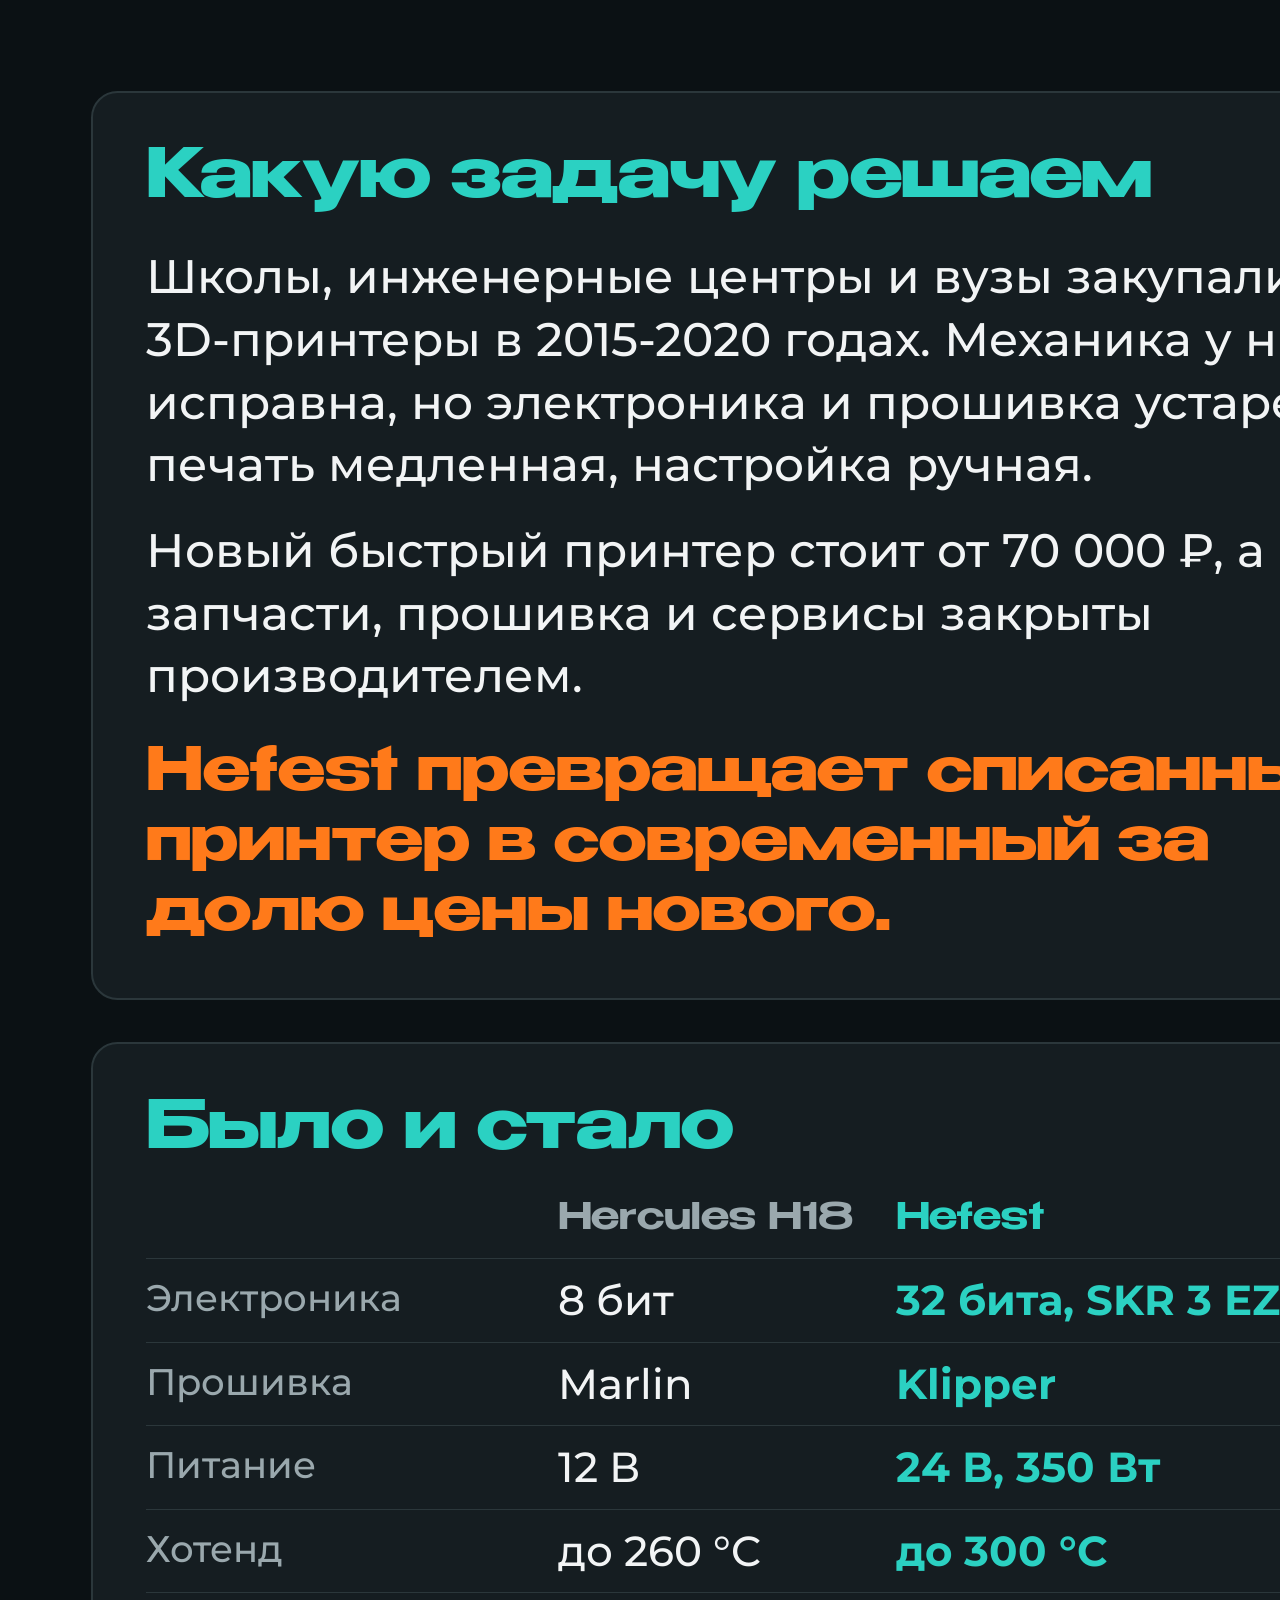
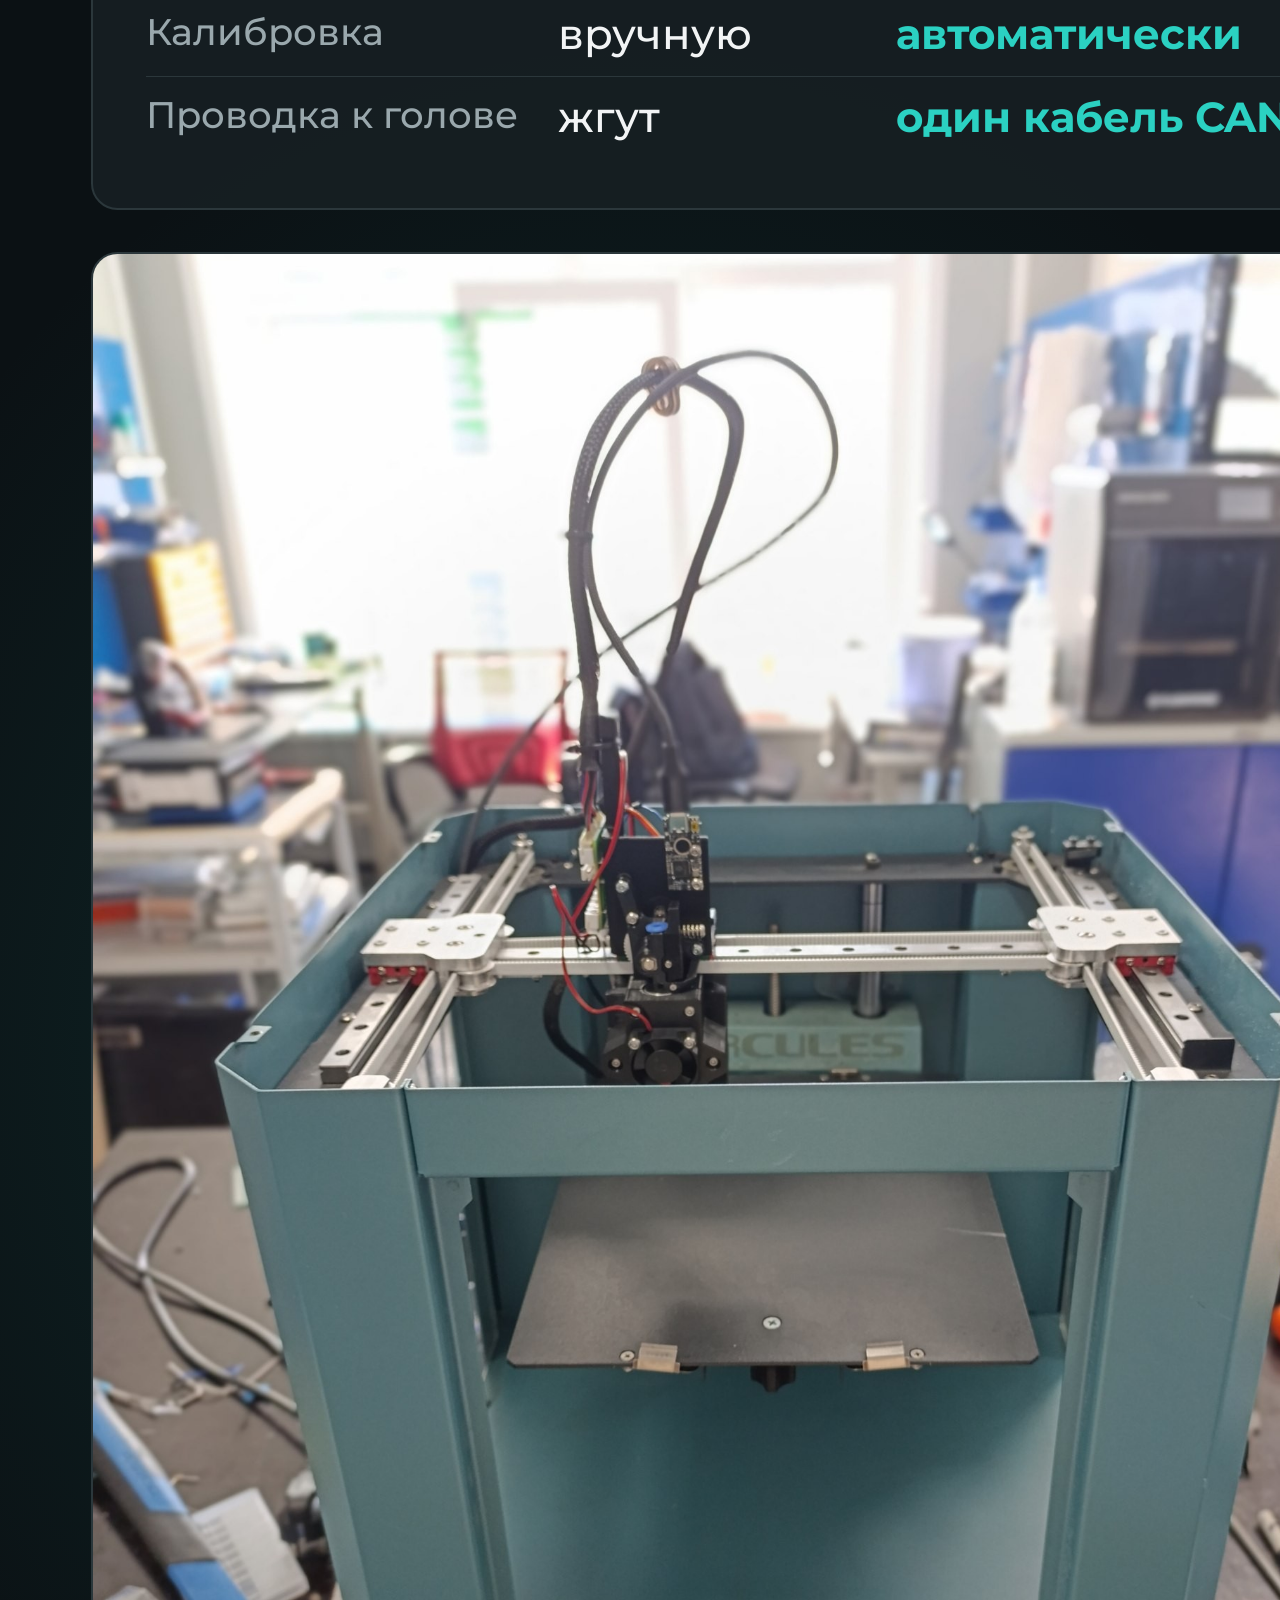
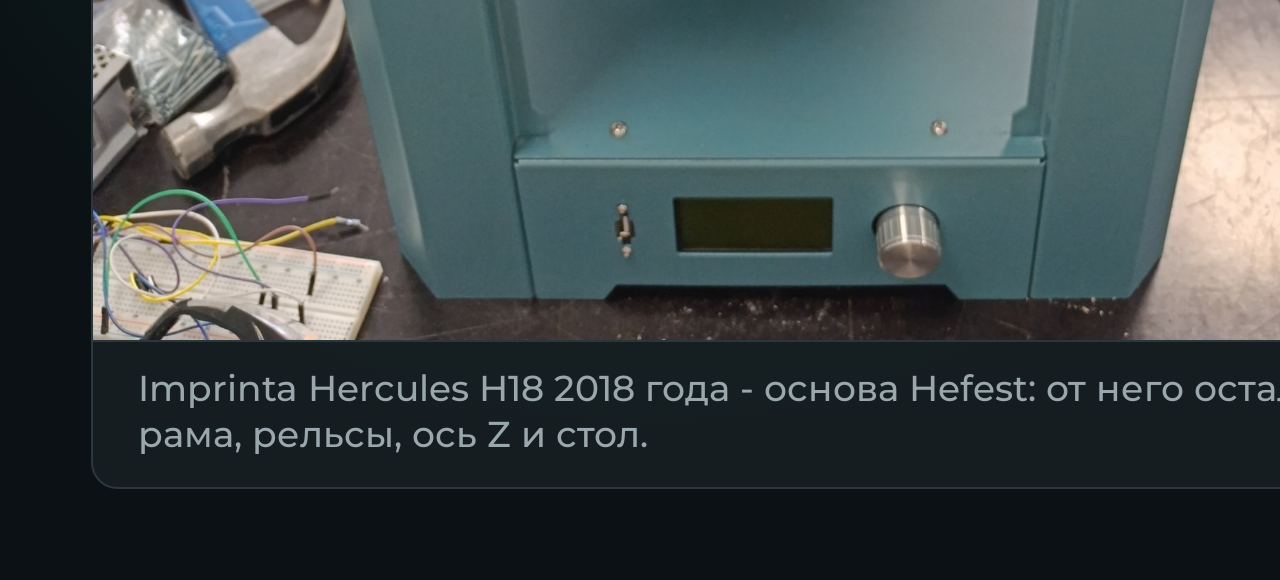
<file: submission/stand/stand.html>
<!doctype html>
<html lang="ru">
<head>
<meta charset="utf-8">
<title>Hefest - стенд команды «Печатники»</title>
<!--
  Выставочный стенд: один баннер 1600 x 1000 мм, сгибы на 400 и 1200 мм (створки 40 см, центр 80 см).
  Все размеры в миллиметрах. Сборка в PDF и превью: node submission/tools/make_stand.mjs
  Фото в блоках «Фото» - файлы img/photo_1.jpg и img/photo_2.jpg: заменить и пересобрать.
-->
<style>
@font-face { font-family: "Benzin"; font-weight: 500; src: url("../tools/fonts/Benzin-Medium.ttf"); }
@font-face { font-family: "Benzin"; font-weight: 600; src: url("../tools/fonts/Benzin-Semibold.ttf"); }
@font-face { font-family: "Benzin"; font-weight: 700; src: url("../tools/fonts/Benzin-Bold.ttf"); }
@font-face { font-family: "Benzin"; font-weight: 800; src: url("../tools/fonts/Benzin-ExtraBold.ttf"); }
@font-face { font-family: "Montserrat"; font-weight: 400; src: url("../tools/fonts/Montserrat-Regular.ttf"); }
@font-face { font-family: "Montserrat"; font-weight: 500; src: url("../tools/fonts/Montserrat-Medium.ttf"); }
@font-face { font-family: "Montserrat"; font-weight: 600; src: url("../tools/fonts/Montserrat-SemiBold.ttf"); }
@font-face { font-family: "Montserrat"; font-weight: 700; src: url("../tools/fonts/Montserrat-Bold.ttf"); }

@page { size: 1600mm 1000mm; margin: 0; }
:root {
  --text: #F2F4F5; --muted: #9AA8AD; --teal: #2BD1C2; --teal-dark: #1F8F86; --orange: #FF7A1A;
  --line: #2B373B; --card: rgba(23, 32, 36, 0.86); --bg: #0B1114;
  --edge: 24mm;      /* поле по краю баннера */
  --fold: 16mm;      /* поле от линии сгиба */
  --gap: 11mm;       /* между блоками */
}
* { box-sizing: border-box; margin: 0; padding: 0; }
html, body { width: 1600mm; height: 1000mm; }
body {
  position: relative; overflow: hidden; color: var(--text);
  font-family: "Montserrat", sans-serif; font-weight: 500; font-size: 12.4mm; line-height: 1.34;
  -webkit-print-color-adjust: exact; print-color-adjust: exact;
  background:
    radial-gradient(520mm 420mm at 800mm 330mm, rgba(31, 143, 134, 0.42), transparent 70%),
    radial-gradient(330mm 380mm at 1420mm 560mm, rgba(31, 143, 134, 0.26), transparent 70%),
    radial-gradient(330mm 380mm at 170mm 700mm, rgba(31, 143, 134, 0.22), transparent 70%),
    var(--bg);
}
.panel { position: absolute; top: var(--edge); bottom: var(--edge); display: flex; flex-direction: column; gap: var(--gap); }
.left   { left: var(--edge); width: calc(400mm - var(--edge) - var(--fold)); }
.centre { left: calc(400mm + var(--fold)); width: calc(800mm - 2 * var(--fold)); }
.right  { left: calc(1200mm + var(--fold)); width: calc(400mm - var(--edge) - var(--fold)); }

.card { background: var(--card); border: 0.6mm solid var(--line); border-radius: 7mm; padding: 13mm 14mm; position: relative; overflow: hidden; }
.label { font-family: "Benzin"; font-weight: 700; font-size: 17.5mm; line-height: 1.12; color: var(--teal); margin-bottom: 8mm; letter-spacing: -0.15mm; }
.label.orange { color: var(--orange); }
p + p { margin-top: 6mm; }
.accent { color: var(--text); font-weight: 700; }
.muted { color: var(--muted); }
.nw { white-space: nowrap; }
ol { list-style: none; counter-reset: n; }
ol li { counter-increment: n; position: relative; padding-left: 27mm; margin-bottom: 6mm; }
ol li:last-child { margin-bottom: 0; }
ol li::before { content: counter(n, decimal-leading-zero); position: absolute; left: 0; top: 0.9mm;
  font-family: "Benzin"; font-weight: 700; font-size: 11mm; color: var(--teal); }
ol li b { font-weight: 700; }

/* ---------- левая створка ---------- */
.task { flex: 0 0 auto; }
.task .big { font-family: "Benzin"; font-weight: 700; font-size: 15.5mm; line-height: 1.2; color: var(--orange); margin-top: 8mm; }
.compare { flex: 0 0 auto; }
.compare table { width: 100%; border-collapse: collapse; font-size: 11mm; line-height: 1.22; }
.compare th { font-family: "Benzin"; font-weight: 600; font-size: 9.6mm; text-align: left; padding: 0 0 4.4mm; }
.compare th:nth-child(2) { color: var(--muted); }
.compare th:nth-child(3) { color: var(--teal); }
.compare td { padding: 4.2mm 4mm 4.2mm 0; border-top: 0.5mm solid var(--line); vertical-align: top; }
.compare td:first-child { color: var(--muted); width: 33%; font-size: 9.8mm; }
.compare td:nth-child(2) { width: 27%; }
.compare td:nth-child(3) { color: var(--teal); font-weight: 700; padding-right: 0; }
.photo { flex: 1 1 0; min-height: 0; padding: 0; display: flex; flex-direction: column; }
.photo img { flex: 1 1 0; min-height: 0; width: 100%; object-fit: cover; display: block; }
.photo figcaption { flex: 0 0 auto; padding: 6.5mm 12mm 7.5mm; font-size: 9.4mm; line-height: 1.3; color: var(--muted); border-top: 0.6mm solid var(--line); }

/* ---------- центр ---------- */
.title { flex: 0 0 auto; display: flex; align-items: flex-end; justify-content: space-between; padding: 2mm 2mm 0; }
.title h1 { font-family: "Benzin"; font-weight: 800; font-size: 96mm; line-height: 0.86; color: var(--orange); letter-spacing: -2mm; }
.title .sub { font-family: "Benzin"; font-weight: 700; font-size: 27mm; line-height: 1.08; margin-top: 8mm; }
.title .event { text-align: right; font-size: 10.6mm; line-height: 1.3; color: var(--muted); padding-bottom: 1mm; }
.title .event b { display: block; font-family: "Benzin"; font-weight: 700; font-size: 13mm; color: var(--teal); margin-bottom: 2mm; }
.price { margin-top: 10mm; display: inline-block; text-align: left; border: 0.7mm solid var(--orange); border-radius: 7mm; padding: 8mm 12mm 9mm; }
.price .now { font-family: "Benzin"; font-weight: 800; font-size: 36mm; line-height: 1; color: var(--orange); white-space: nowrap; }
.price .was { font-size: 10.4mm; line-height: 1.25; color: var(--text); margin-top: 4mm; }

.team { flex: 0 0 auto; padding-bottom: 13mm; }
.team .head { display: flex; align-items: baseline; justify-content: space-between; margin-bottom: 9mm; }
.team .head .label { margin: 0; }
.team .head span { font-size: 9.6mm; color: var(--muted); text-align: right; }
.people { display: grid; grid-template-columns: repeat(5, 1fr); gap: 7mm; }
.person { text-align: center; }
.person img { width: 82mm; height: 82mm; border-radius: 50%; object-fit: cover; border: 0.9mm solid var(--teal); display: block; margin: 0 auto 5.5mm; }
.person .name { font-family: "Benzin"; font-weight: 700; font-size: 12.6mm; line-height: 1.1; }
.person .role { font-size: 8.8mm; line-height: 1.22; color: var(--teal); margin-top: 2.4mm; font-weight: 600; }

.row { display: grid; gap: var(--gap); min-height: 0; }
.row.three { flex: 1.14 1 0; grid-template-columns: 1fr 0.96fr 1fr; }
.row.two { flex: 0.86 1 0; grid-template-columns: 0.74fr 1fr; }
.illus { position: relative; }
.illus img { position: absolute; left: 50%; top: 50%; transform: translate(-50%, -50%); height: 96%; }
.row .card { min-height: 0; display: flex; flex-direction: column; font-size: 13.4mm; }
.row .card ol { flex: 1 1 auto; display: flex; flex-direction: column; justify-content: space-evenly; }
.row ol li { margin-bottom: 0; }

/* ---------- правая створка ---------- */
.done { flex: 0 0 auto; }
.heads { flex: 1 1 0; min-height: 0; display: flex; flex-direction: column; }
.heads .label { margin-bottom: 4mm; }
.heads .pics { flex: 1 1 0; min-height: 0; display: flex; align-items: center; justify-content: space-around; padding: 2mm 0 6mm; }
.chips { flex: 0 0 auto; display: flex; flex-wrap: wrap; gap: 4.5mm; }
.chips span { border: 0.6mm solid var(--teal-dark); border-radius: 20mm; padding: 2.6mm 6.5mm 3mm; font-size: 9.6mm; line-height: 1.2; white-space: nowrap; }
.heads .pics img { height: 100%; max-width: 48%; object-fit: contain; }
.heads figcaption { flex: 0 0 auto; font-size: 9.4mm; line-height: 1.3; color: var(--muted); margin-top: 6mm; }
.next { flex: 0 0 auto; }
.qr { display: flex; align-items: center; gap: 10mm; margin-top: 9mm; padding-top: 9mm; border-top: 0.5mm solid var(--line); }
.qr img { width: 64mm; height: 64mm; border-radius: 3mm; display: block; flex: 0 0 auto; }
.qr div { font-size: 9.8mm; line-height: 1.28; }
.qr b { display: block; font-family: "Benzin"; font-weight: 700; font-size: 11.6mm; line-height: 1.15; color: var(--teal); margin-bottom: 3mm; }

/* линии сгиба - только в превью, в печатном PDF их нет */
.fold { display: none; position: absolute; top: 0; bottom: 0; width: 0; border-left: 0.8mm dashed rgba(255, 255, 255, 0.55); }
body.preview .fold { display: block; }
</style>
</head>
<body>

<section class="panel left">
  <div class="card task">
    <div class="label">Какую задачу решаем</div>
    <p>Школы, инженерные центры и вузы закупали <span class="nw">3D-принтеры</span> в <span class="nw">2015-2020</span> годах. Механика у них исправна, но электроника и прошивка устарели: печать медленная, настройка ручная.</p>
    <p>Новый быстрый принтер стоит от 70 000 ₽, а его запчасти, прошивка и сервисы закрыты производителем.</p>
    <p class="big">Hefest превращает списанный принтер в современный за долю цены нового.</p>
  </div>

  <div class="card compare">
    <div class="label">Было и стало</div>
    <table>
      <tr><th></th><th>Hercules H18</th><th>Hefest</th></tr>
      <tr><td>Электроника</td><td>8 бит</td><td>32 бита, SKR 3 EZ</td></tr>
      <tr><td>Прошивка</td><td>Marlin</td><td>Klipper</td></tr>
      <tr><td>Питание</td><td>12 В</td><td>24 В, 350 Вт</td></tr>
      <tr><td>Хотенд</td><td>до 260 °C</td><td>до 300 °C</td></tr>
      <tr><td>Калибровка</td><td>вручную</td><td>автоматически</td></tr>
      <tr><td>Проводка к голове</td><td>жгут</td><td>один кабель CAN</td></tr>
    </table>
  </div>

  <figure class="card photo">
    <img src="img/photo_1.jpg" alt="" style="object-position: 50% 62%">
    <figcaption>Imprinta Hercules H18 2018 года - основа Hefest: от него остались рама, рельсы, ось Z и стол.</figcaption>
  </figure>
</section>

<section class="panel centre">
  <div class="title">
    <div>
      <h1>Hefest</h1>
      <div class="sub">новый принтер<br>на базе старого</div>
    </div>
    <div class="event">
      <b>Чемпионат «3D Профи»</b>
      Направление «Оборудование для 3D-печати»
      <div><div class="price">
        <div class="now">22 067 ₽</div>
        <div class="was">вся пересборка вместо 70 000 ₽ за новый принтер</div>
      </div></div>
    </div>
  </div>

  <div class="card team">
    <div class="head"><div class="label">Команда «Печатники»</div><span>Университетский лицей № 1523 Предуниверситария НИЯУ МИФИ</span></div>
    <div class="people">
      <div class="person"><img src="img/team_eremey.jpg" alt=""><div class="name">Еремей</div><div class="role">программист и электронщик</div></div>
      <div class="person"><img src="img/team_andrey.jpg" alt=""><div class="name">Андрей</div><div class="role">инженер-конструктор, капитан</div></div>
      <div class="person"><img src="img/team_ilya.jpg" alt=""><div class="name">Илья</div><div class="role">периферия и сенсорика</div></div>
      <div class="person"><img src="img/team_pasha.jpg" alt=""><div class="name">Паша</div><div class="role">ИИ-контроль печати</div></div>
      <div class="person"><img src="img/team_petr.jpg" alt=""><div class="name">Пётр</div><div class="role">комплектующие и документация</div></div>
    </div>
  </div>

  <div class="row three">
    <div class="card">
      <div class="label">Для кого проект</div>
      <ol>
        <li>Школы и лицеи</li>
        <li>Вузы и колледжи</li>
        <li>Кванториумы и инженерные центры</li>
        <li>Мастерские и предприятия</li>
      </ol>
      <p class="muted" style="margin-top: 5mm; font-size: 10.4mm">Все, у кого остались принтеры <span class="nw">2015-2020</span> годов.</p>
    </div>
    <div class="illus"><img src="img/printer.png" alt=""></div>
    <div class="card">
      <div class="label">Польза для клиента</div>
      <ol>
        <li><b>В 3 раза дешевле</b> нового принтера</li>
        <li><b>Печать без ручной подготовки:</b> автокалибровка, очистка сопла, ИИ-контроль</li>
        <li><b>Открытая прошивка Klipper:</b> ремонт и доработка на месте</li>
        <li><b>Нагрев до 300 °C:</b> инженерные пластики и композиты</li>
      </ol>
    </div>
  </div>

  <div class="row two">
    <figure class="card photo">
      <img src="img/photo_2.jpg" alt="" style="object-position: 50% 38%">
      <figcaption>Hefest в мастерской команды.</figcaption>
    </figure>
    <div class="card">
      <div class="label">Кто пользователь</div>
      <ol>
        <li><b>Учителя и педагоги:</b> принтер готов к занятию без настройки перед каждой печатью</li>
        <li><b>Школьники и студенты:</b> учатся <span class="nw">3D-печати</span> и электронике на модернизации настоящего принтера</li>
        <li><b>Инженеры и мастера:</b> печатают прототипы и детали, в том числе из композитов</li>
      </ol>
    </div>
  </div>
</section>

<section class="panel right">
  <div class="card done">
    <div class="label orange">Что сделано на чемпионате</div>
    <ol>
      <li>Спроектировали и напечатали <b>собственную печатную голову Hefest</b></li>
      <li>Заменили электронику: плата SKR 3 EZ, плата головы EBB42 GEN2, питание 24 В</li>
      <li>Перевели принтер <b>с Marlin на Klipper</b></li>
      <li>Провели к голове <b>один кабель</b> вместо жгута из 12 проводов</li>
      <li>Добавили автокалибровку стола, очистку сопла и гашение вибраций</li>
      <li>Подключили камеру с <b>ИИ-контролем дефектов</b></li>
    </ol>
  </div>

  <figure class="card heads">
    <div class="label">Печатная голова Hefest</div>
    <div class="pics"><img src="img/head_open.png" alt=""><img src="img/head_cover.png" alt=""></div>
    <div class="chips"><span>собственная разработка</span><span>экструдер в раме</span><span>один вентилятор обдува</span><span>плата на боковой стенке</span><span>датчик стола</span></div>
  </figure>

  <div class="card next">
    <div class="label">Перспективы</div>
    <ol>
      <li>Готовый комплект пересборки для устаревших принтеров</li>
      <li>Открытые файлы и инструкция для самостоятельной сборки</li>
      <li>Установка «под ключ» для школ и вузов</li>
    </ol>
    <div class="qr"><img src="img/qr.png" alt=""><div><b>Все материалы проекта</b>Презентация, описание, 3D-модели и стоимость - по QR-коду</div></div>
  </div>
</section>

<div class="fold" style="left: 400mm"></div>
<div class="fold" style="left: 1200mm"></div>
</body>
</html>
</file>
